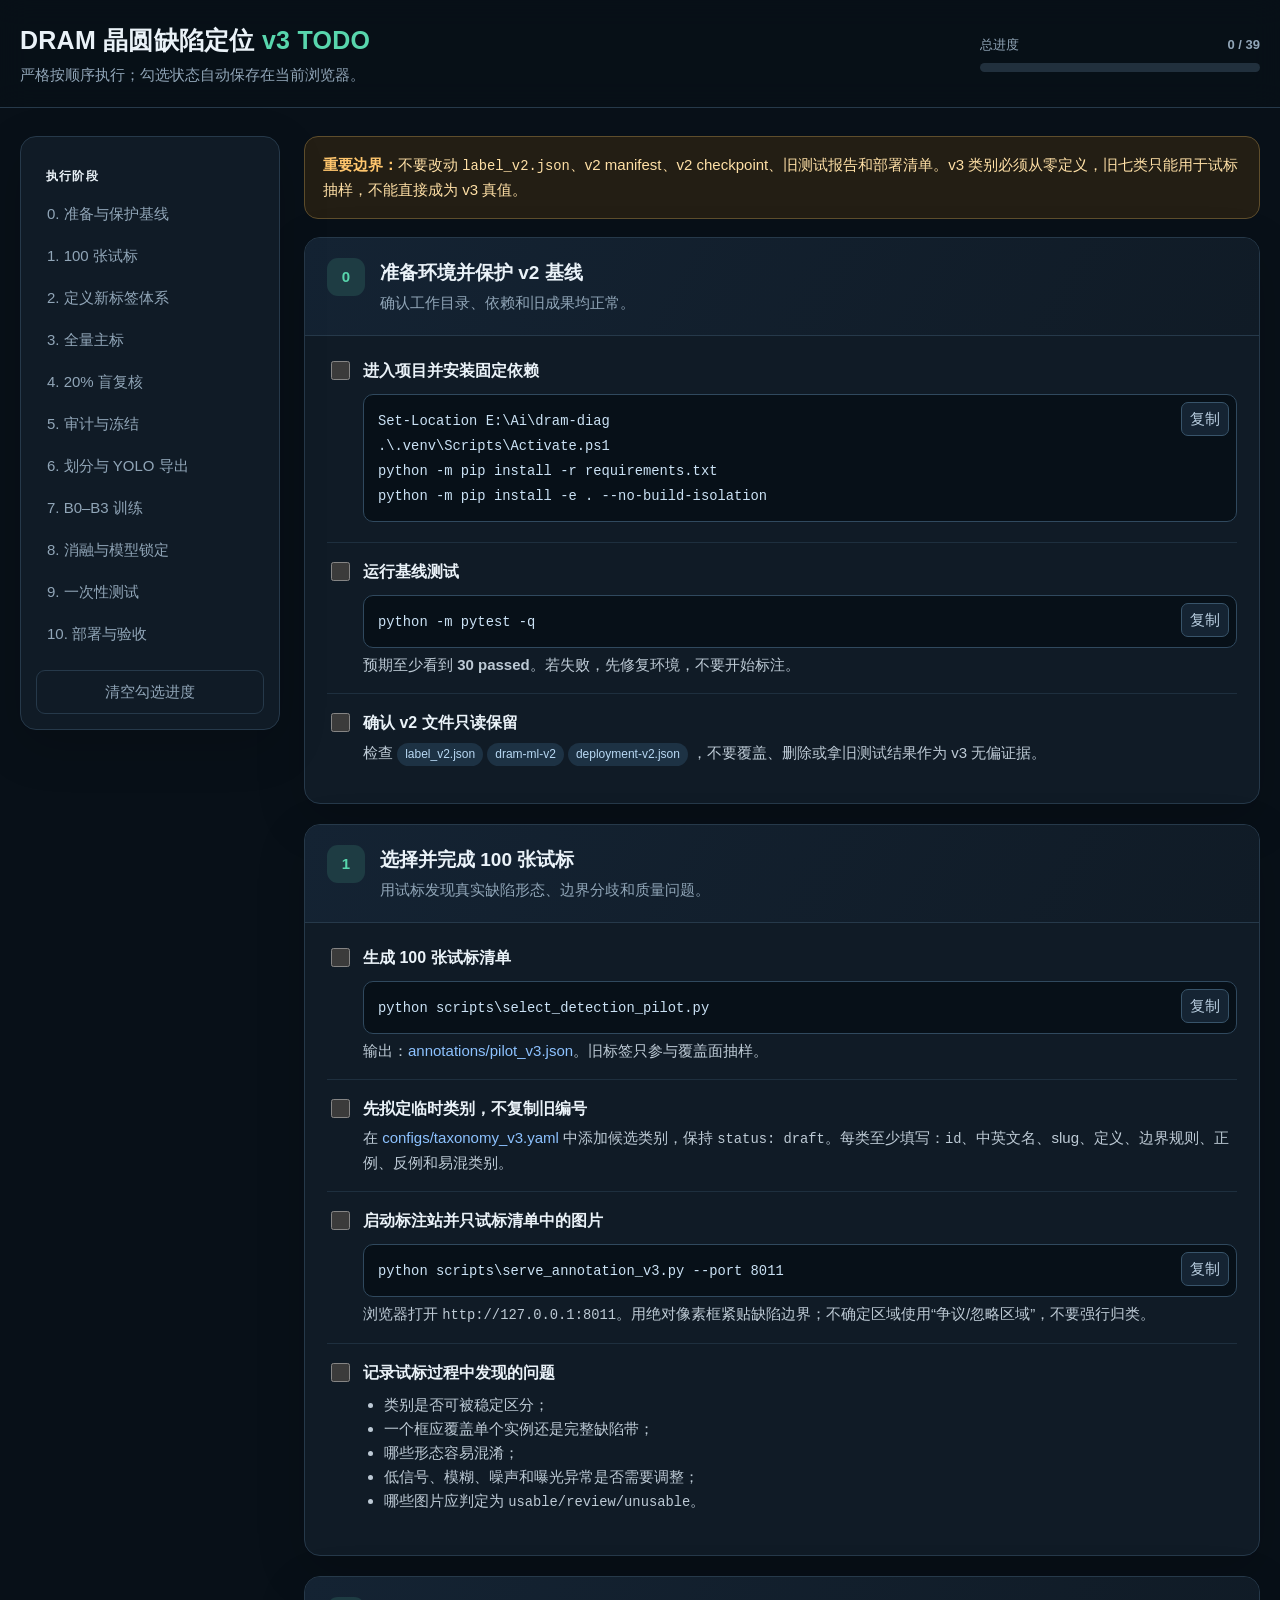
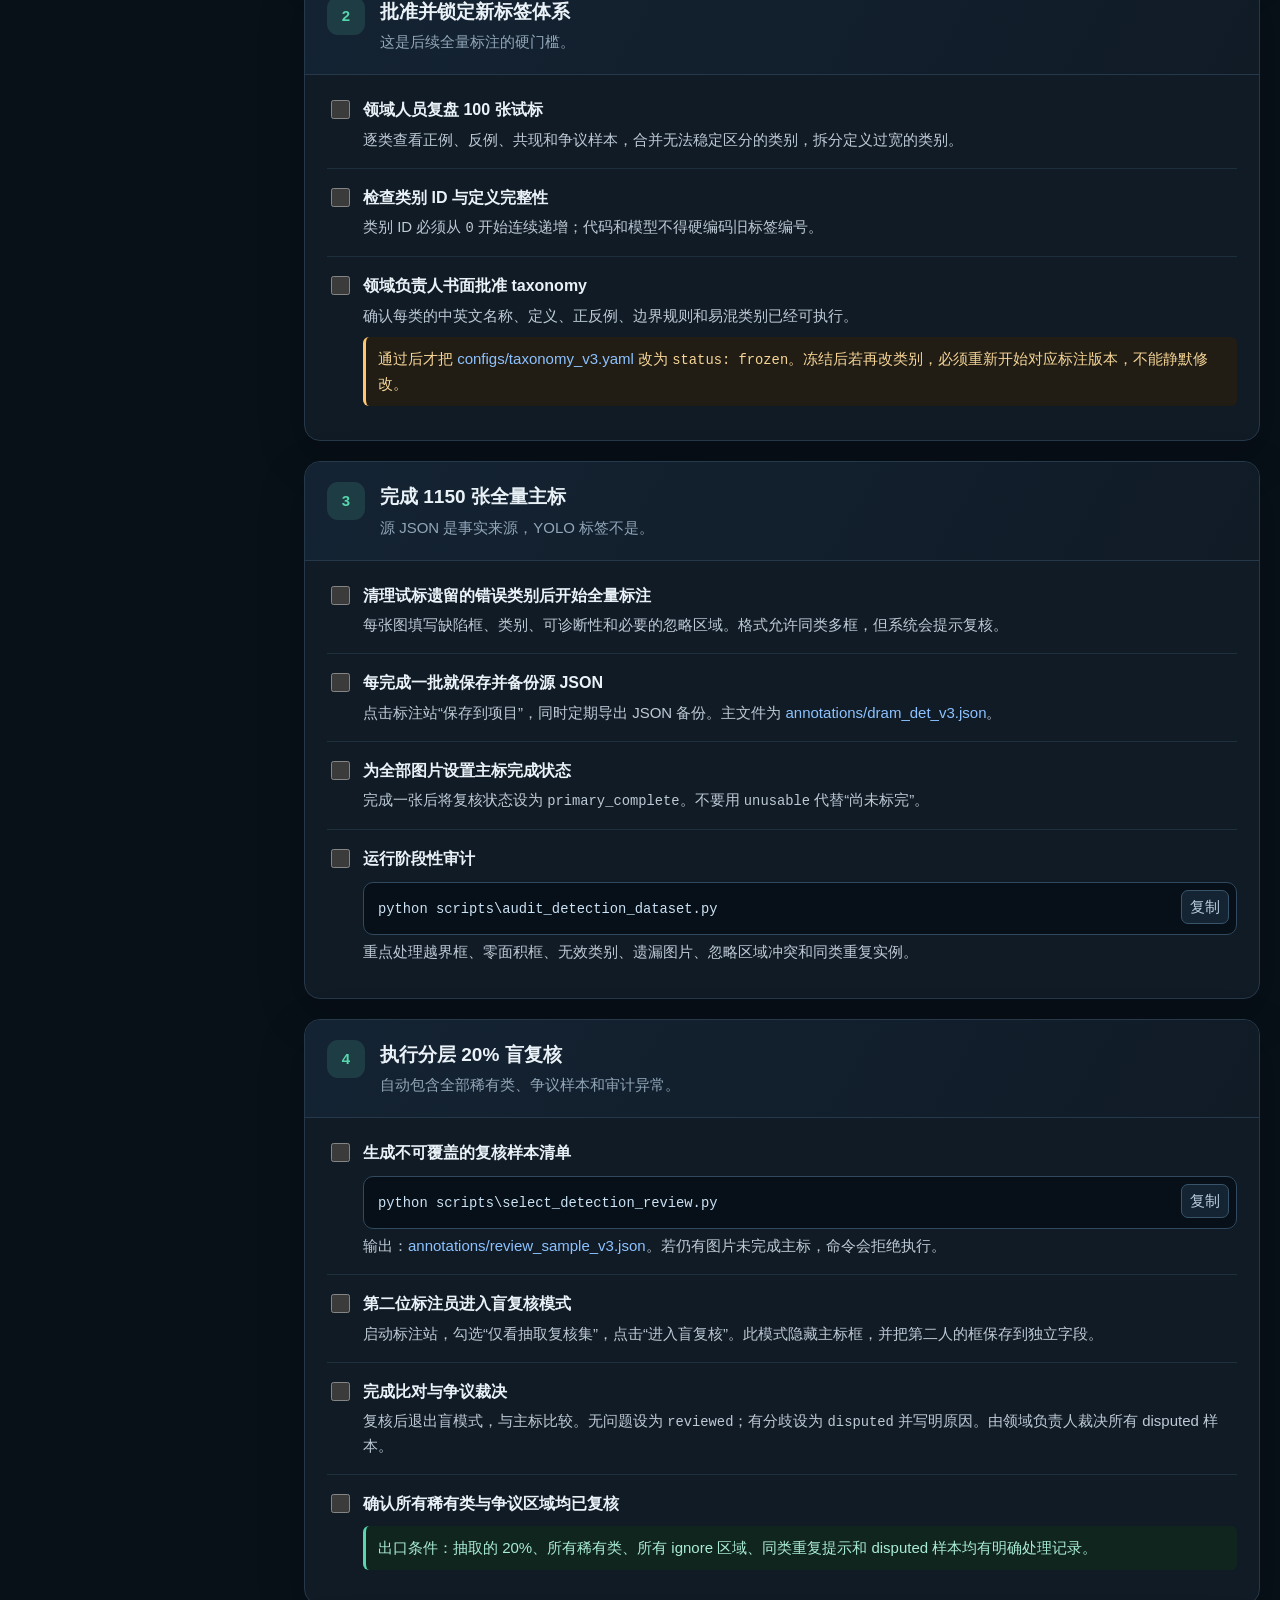
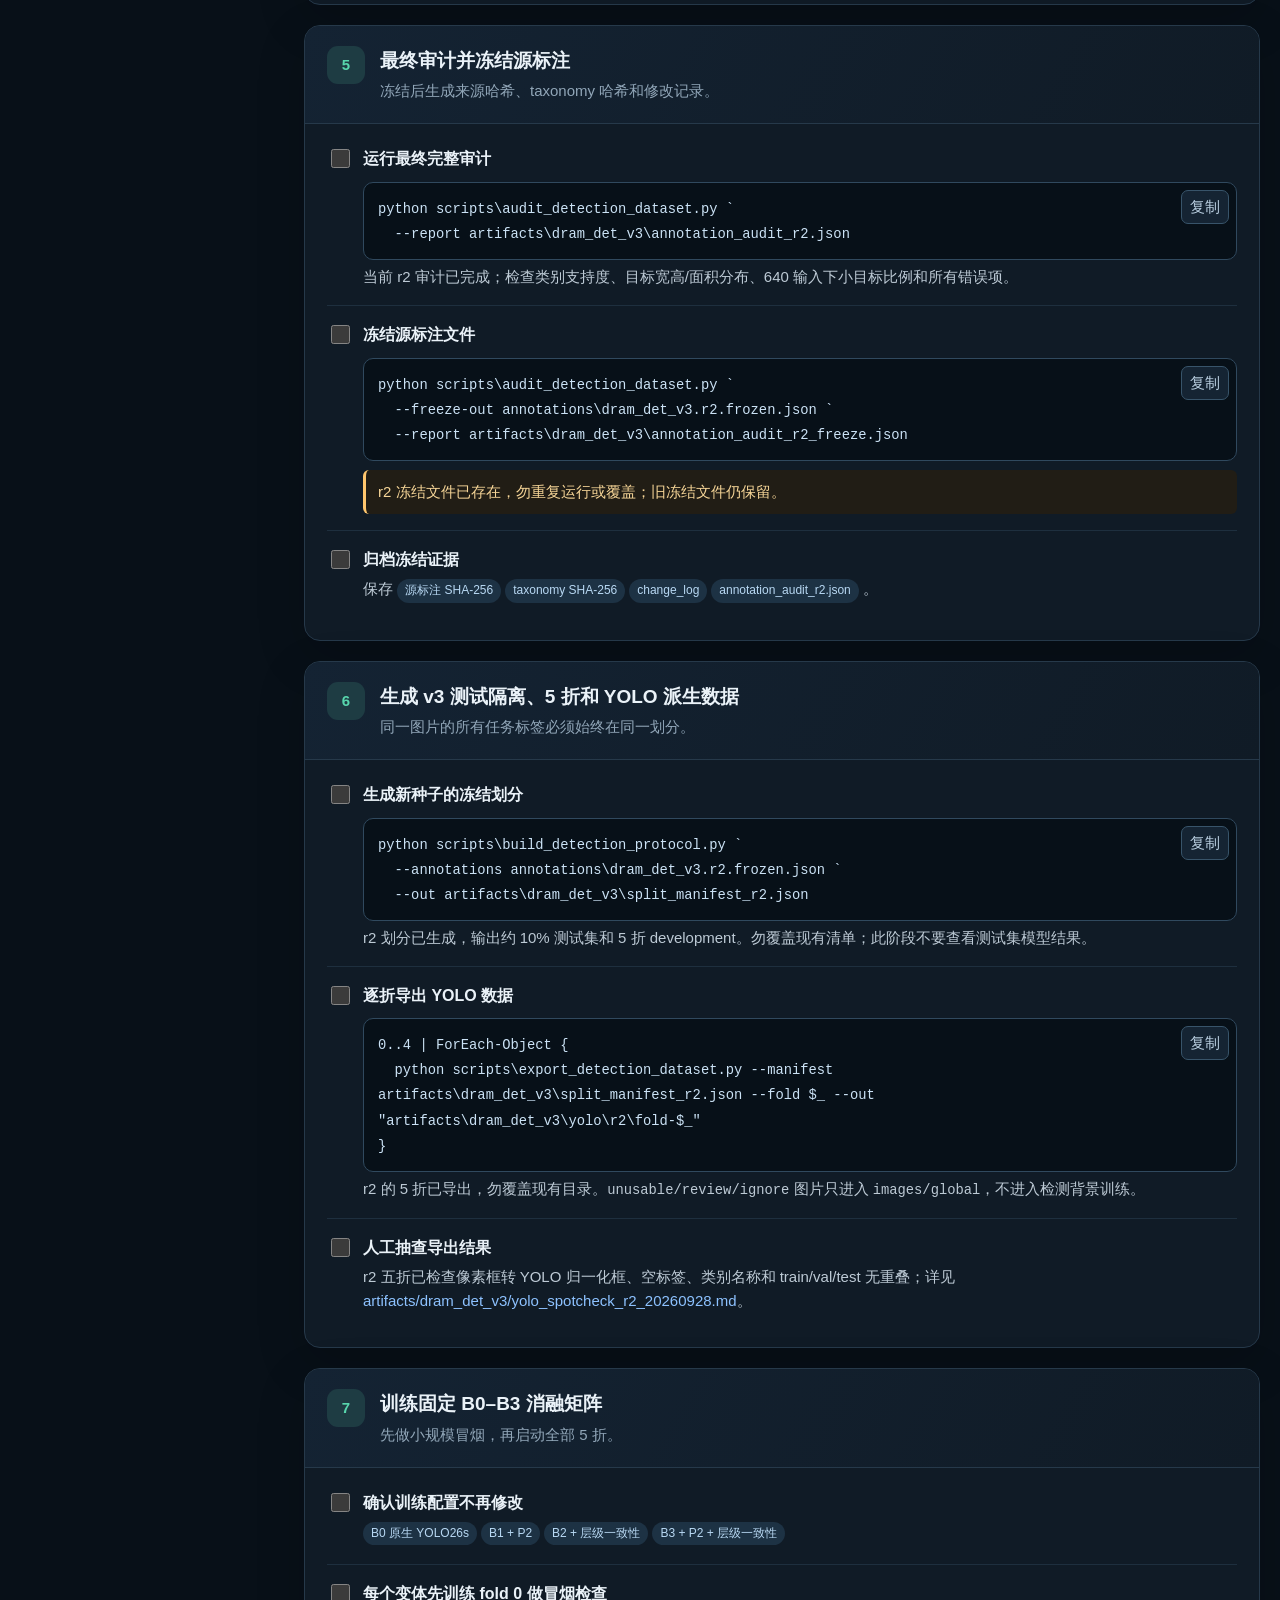
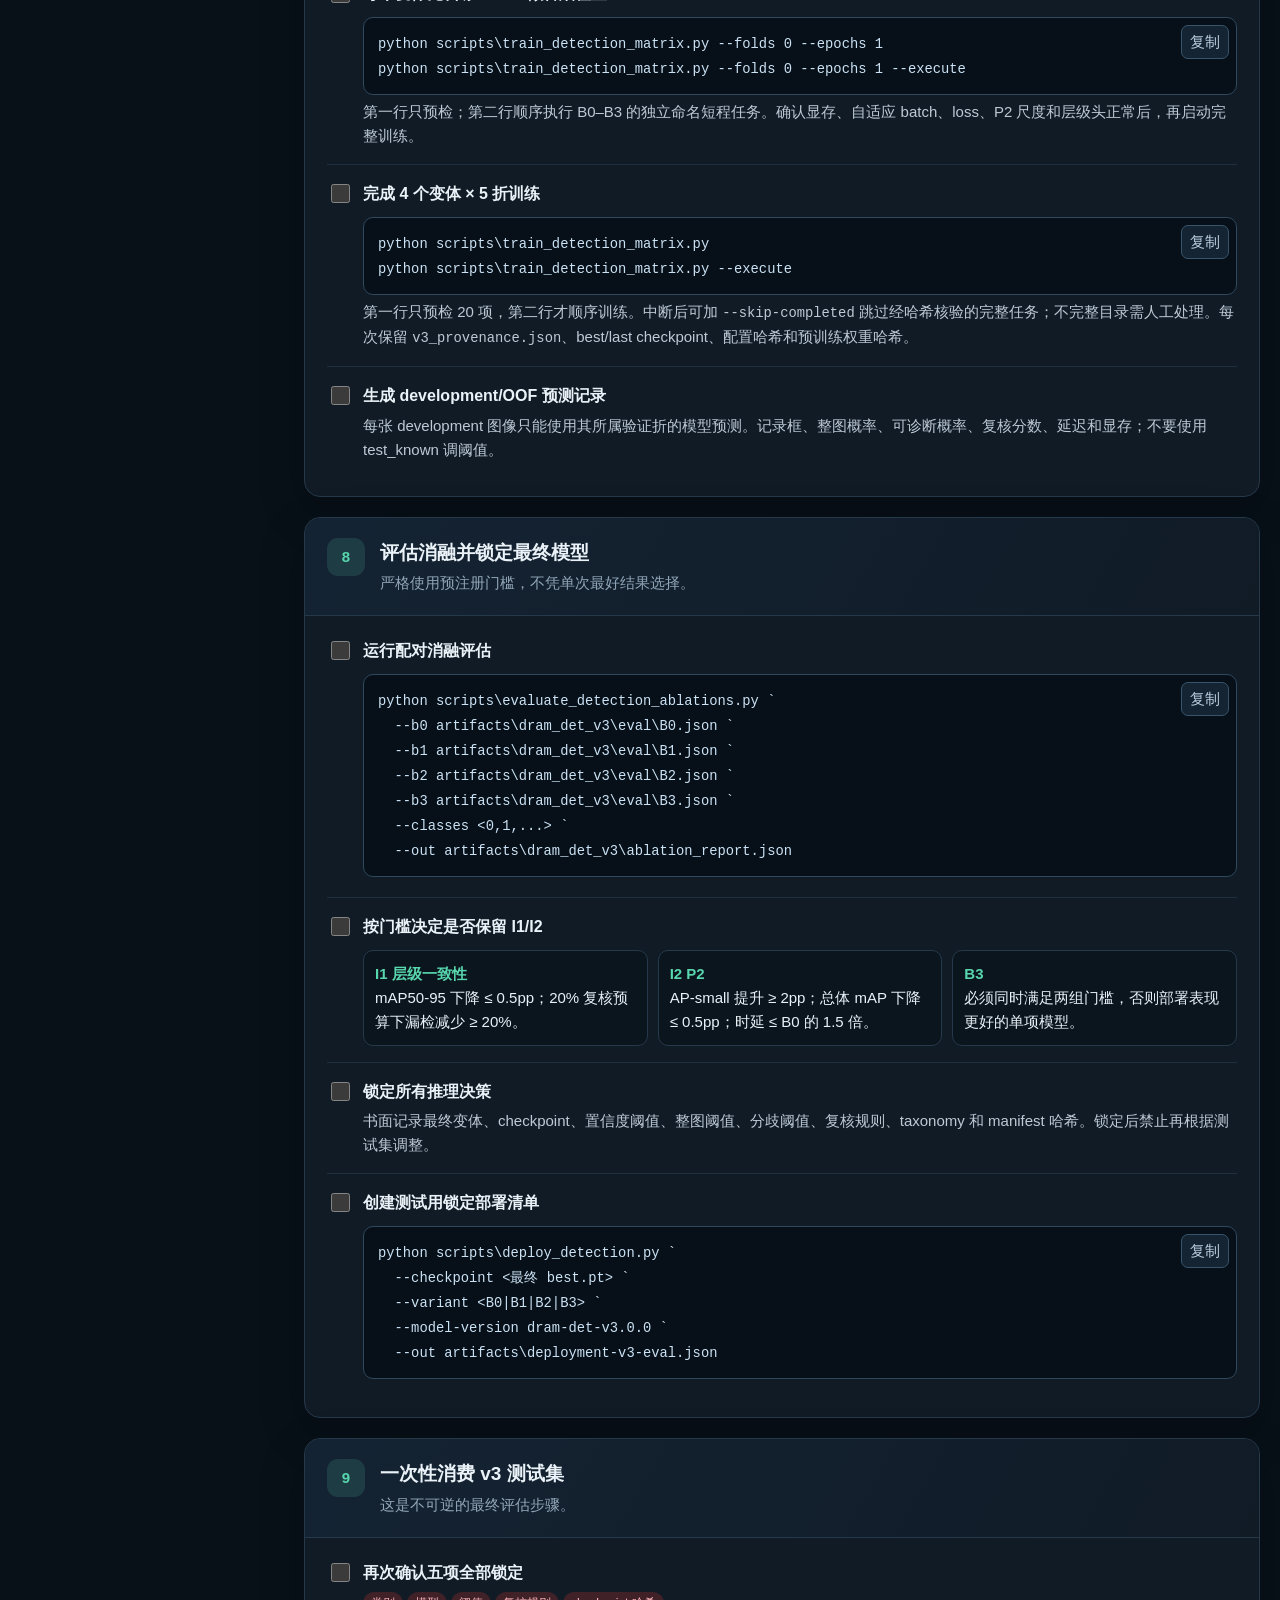
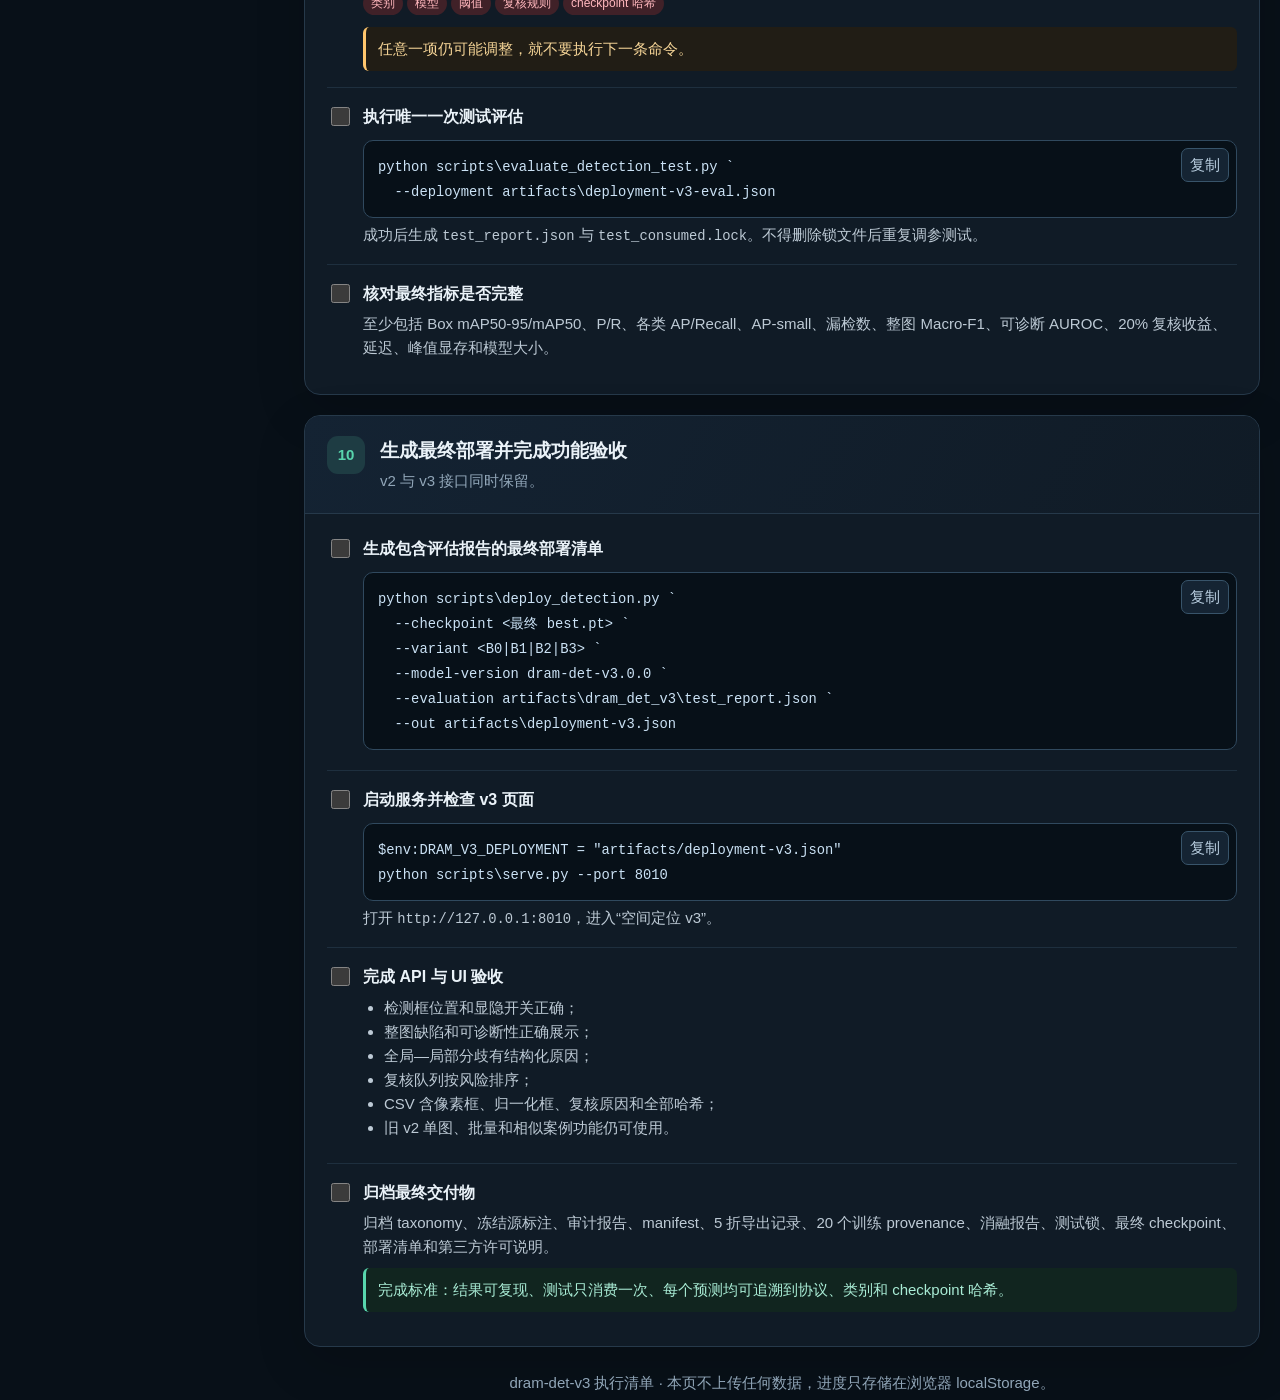
<file: dram_det_v3_todo.html>
<!doctype html>
<html lang="zh-CN">
<head>
  <meta charset="utf-8">
  <meta name="viewport" content="width=device-width,initial-scale=1">
  <title>DRAM 晶圆缺陷定位 v3 · 执行清单</title>
  <style>
    :root {
      color-scheme: dark;
      --bg:#081018; --panel:#101b26; --panel-2:#142333; --line:#26394a;
      --text:#eaf2f8; --muted:#91a6b8; --accent:#58d6ad; --blue:#65a9ff;
      --warn:#ffc66d; --danger:#ff7d88; --done:#4dd099;
    }
    * { box-sizing:border-box; }
    body { margin:0; font:15px/1.6 Inter,"Segoe UI",sans-serif; background:var(--bg); color:var(--text); }
    button,input { font:inherit; }
    header { position:sticky; top:0; z-index:10; background:rgba(8,16,24,.94); backdrop-filter:blur(14px); border-bottom:1px solid var(--line); }
    .header-inner,.layout { width:min(1240px,calc(100% - 32px)); margin:auto; }
    .header-inner { display:grid; grid-template-columns:1fr auto; align-items:center; gap:24px; padding:20px 0; }
    h1 { margin:0; font-size:25px; letter-spacing:.01em; }
    h1 span { color:var(--accent); }
    .subtitle { margin:3px 0 0; color:var(--muted); }
    .progress-box { min-width:280px; }
    .progress-label { display:flex; justify-content:space-between; color:var(--muted); font-size:13px; }
    .progress { height:9px; margin-top:7px; overflow:hidden; border-radius:99px; background:#21303d; }
    .progress > div { height:100%; width:0; background:linear-gradient(90deg,var(--accent),var(--blue)); transition:width .25s; }
    .layout { display:grid; grid-template-columns:260px minmax(0,1fr); gap:24px; padding:28px 0 70px; }
    nav { position:sticky; top:112px; align-self:start; }
    .nav-card,.card { border:1px solid var(--line); border-radius:16px; background:var(--panel); box-shadow:0 16px 50px rgba(0,0,0,.16); }
    .nav-card { padding:15px; }
    nav a { display:block; padding:9px 11px; color:var(--muted); text-decoration:none; border-radius:9px; }
    nav a:hover { color:var(--text); background:var(--panel-2); }
    nav strong { display:block; margin:15px 10px 7px; color:var(--text); font-size:12px; text-transform:uppercase; letter-spacing:.1em; }
    .reset { width:100%; margin-top:15px; padding:9px; border:1px solid var(--line); border-radius:9px; color:var(--muted); background:transparent; cursor:pointer; }
    main { min-width:0; }
    .notice { padding:16px 18px; margin-bottom:18px; border:1px solid #5f4e2c; border-radius:14px; background:#231e14; color:#ffe0a6; }
    .notice strong { color:var(--warn); }
    .card { margin-bottom:20px; overflow:hidden; scroll-margin-top:115px; }
    .phase-head { display:flex; align-items:flex-start; gap:15px; padding:20px 22px; border-bottom:1px solid var(--line); background:linear-gradient(120deg,var(--panel-2),var(--panel)); }
    .phase-no { display:grid; place-items:center; flex:0 0 38px; height:38px; border-radius:11px; background:#1e3c43; color:var(--accent); font-weight:800; }
    h2 { margin:0; font-size:19px; }
    .phase-head p { margin:3px 0 0; color:var(--muted); }
    .tasks { padding:6px 22px 18px; }
    .task { display:grid; grid-template-columns:24px 1fr; gap:12px; padding:16px 0; border-bottom:1px solid rgba(38,57,74,.68); }
    .task:last-child { border-bottom:0; }
    .task input[type=checkbox] { width:19px; height:19px; margin-top:3px; accent-color:var(--done); cursor:pointer; }
    .task.done .task-title { color:var(--muted); text-decoration:line-through; }
    .task-title { font-weight:700; font-size:16px; }
    .task-body { margin-top:5px; color:#bdcad5; }
    .task-body ul { margin:7px 0; padding-left:21px; }
    .gate { margin:9px 0 0; padding:10px 12px; border-left:3px solid var(--warn); border-radius:6px; background:#211d15; color:#f6d597; }
    .success { border-color:var(--accent); background:#11251f; color:#a9ecd5; }
    code { font-family:"Cascadia Code",Consolas,monospace; font-size:.92em; }
    .command { position:relative; margin:10px 0 4px; padding:13px 52px 13px 14px; overflow:auto; border:1px solid #30495e; border-radius:10px; background:#071018; color:#cbe2f5; white-space:pre-wrap; }
    .copy { position:absolute; right:7px; top:7px; border:1px solid #38546a; border-radius:7px; padding:4px 8px; color:#b9cee0; background:#152433; cursor:pointer; }
    .copy:hover { color:white; border-color:var(--blue); }
    .path { color:#8dc2ff; }
    .tag { display:inline-block; padding:2px 8px; margin:0 4px 3px 0; border-radius:99px; background:#1d3244; color:#b8d8f3; font-size:12px; }
    .danger-tag { background:#402128; color:#ffb7bd; }
    .decision { display:grid; grid-template-columns:repeat(3,1fr); gap:10px; margin-top:10px; }
    .decision div { padding:11px; border:1px solid var(--line); border-radius:10px; background:#0b151e; }
    .decision strong { color:var(--accent); display:block; }
    footer { margin-top:24px; color:var(--muted); text-align:center; }
    @media(max-width:850px){ .layout{grid-template-columns:1fr}.header-inner{grid-template-columns:1fr}.progress-box{min-width:0}nav{position:static}.decision{grid-template-columns:1fr} }
  </style>
</head>
<body>
<header>
  <div class="header-inner">
    <div><h1>DRAM 晶圆缺陷定位 <span>v3 TODO</span></h1><p class="subtitle">严格按顺序执行；勾选状态自动保存在当前浏览器。</p></div>
    <div class="progress-box"><div class="progress-label"><span>总进度</span><strong id="progress-text">0 / 0</strong></div><div class="progress"><div id="progress-bar"></div></div></div>
  </div>
</header>

<div class="layout">
  <nav>
    <div class="nav-card">
      <strong>执行阶段</strong>
      <a href="#phase-0">0. 准备与保护基线</a>
      <a href="#phase-1">1. 100 张试标</a>
      <a href="#phase-2">2. 定义新标签体系</a>
      <a href="#phase-3">3. 全量主标</a>
      <a href="#phase-4">4. 20% 盲复核</a>
      <a href="#phase-5">5. 审计与冻结</a>
      <a href="#phase-6">6. 划分与 YOLO 导出</a>
      <a href="#phase-7">7. B0–B3 训练</a>
      <a href="#phase-8">8. 消融与模型锁定</a>
      <a href="#phase-9">9. 一次性测试</a>
      <a href="#phase-10">10. 部署与验收</a>
      <button class="reset" id="reset">清空勾选进度</button>
    </div>
  </nav>

  <main>
    <div class="notice"><strong>重要边界：</strong>不要改动 <code>label_v2.json</code>、v2 manifest、v2 checkpoint、旧测试报告和部署清单。v3 类别必须从零定义，旧七类只能用于试标抽样，不能直接成为 v3 真值。</div>

    <section class="card" id="phase-0">
      <div class="phase-head"><div class="phase-no">0</div><div><h2>准备环境并保护 v2 基线</h2><p>确认工作目录、依赖和旧成果均正常。</p></div></div>
      <div class="tasks">
        <label class="task"><input type="checkbox"><div><div class="task-title">进入项目并安装固定依赖</div><div class="command"><code>Set-Location E:\Ai\dram-diag
.\.venv\Scripts\Activate.ps1
python -m pip install -r requirements.txt
python -m pip install -e . --no-build-isolation</code><button class="copy">复制</button></div></div></label>
        <label class="task"><input type="checkbox"><div><div class="task-title">运行基线测试</div><div class="command"><code>python -m pytest -q</code><button class="copy">复制</button></div><div class="task-body">预期至少看到 <strong>30 passed</strong>。若失败，先修复环境，不要开始标注。</div></div></label>
        <label class="task"><input type="checkbox"><div><div class="task-title">确认 v2 文件只读保留</div><div class="task-body">检查 <span class="tag">label_v2.json</span><span class="tag">dram-ml-v2</span><span class="tag">deployment-v2.json</span>，不要覆盖、删除或拿旧测试结果作为 v3 无偏证据。</div></div></label>
      </div>
    </section>

    <section class="card" id="phase-1">
      <div class="phase-head"><div class="phase-no">1</div><div><h2>选择并完成 100 张试标</h2><p>用试标发现真实缺陷形态、边界分歧和质量问题。</p></div></div>
      <div class="tasks">
        <label class="task"><input type="checkbox"><div><div class="task-title">生成 100 张试标清单</div><div class="command"><code>python scripts\select_detection_pilot.py</code><button class="copy">复制</button></div><div class="task-body">输出：<span class="path">annotations/pilot_v3.json</span>。旧标签只参与覆盖面抽样。</div></div></label>
        <label class="task"><input type="checkbox"><div><div class="task-title">先拟定临时类别，不复制旧编号</div><div class="task-body">在 <span class="path">configs/taxonomy_v3.yaml</span> 中添加候选类别，保持 <code>status: draft</code>。每类至少填写：<code>id</code>、中英文名、slug、定义、边界规则、正例、反例和易混类别。</div></div></label>
        <label class="task"><input type="checkbox"><div><div class="task-title">启动标注站并只试标清单中的图片</div><div class="command"><code>python scripts\serve_annotation_v3.py --port 8011</code><button class="copy">复制</button></div><div class="task-body">浏览器打开 <code>http://127.0.0.1:8011</code>。用绝对像素框紧贴缺陷边界；不确定区域使用“争议/忽略区域”，不要强行归类。</div></div></label>
        <label class="task"><input type="checkbox"><div><div class="task-title">记录试标过程中发现的问题</div><div class="task-body"><ul><li>类别是否可被稳定区分；</li><li>一个框应覆盖单个实例还是完整缺陷带；</li><li>哪些形态容易混淆；</li><li>低信号、模糊、噪声和曝光异常是否需要调整；</li><li>哪些图片应判定为 <code>usable/review/unusable</code>。</li></ul></div></div></label>
      </div>
    </section>

    <section class="card" id="phase-2">
      <div class="phase-head"><div class="phase-no">2</div><div><h2>批准并锁定新标签体系</h2><p>这是后续全量标注的硬门槛。</p></div></div>
      <div class="tasks">
        <label class="task"><input type="checkbox"><div><div class="task-title">领域人员复盘 100 张试标</div><div class="task-body">逐类查看正例、反例、共现和争议样本，合并无法稳定区分的类别，拆分定义过宽的类别。</div></div></label>
        <label class="task"><input type="checkbox"><div><div class="task-title">检查类别 ID 与定义完整性</div><div class="task-body">类别 ID 必须从 <code>0</code> 开始连续递增；代码和模型不得硬编码旧标签编号。</div></div></label>
        <label class="task"><input type="checkbox"><div><div class="task-title">领域负责人书面批准 taxonomy</div><div class="task-body">确认每类的中英文名称、定义、正反例、边界规则和易混类别已经可执行。</div><div class="gate">通过后才把 <span class="path">configs/taxonomy_v3.yaml</span> 改为 <code>status: frozen</code>。冻结后若再改类别，必须重新开始对应标注版本，不能静默修改。</div></div></label>
      </div>
    </section>

    <section class="card" id="phase-3">
      <div class="phase-head"><div class="phase-no">3</div><div><h2>完成 1150 张全量主标</h2><p>源 JSON 是事实来源，YOLO 标签不是。</p></div></div>
      <div class="tasks">
        <label class="task"><input type="checkbox"><div><div class="task-title">清理试标遗留的错误类别后开始全量标注</div><div class="task-body">每张图填写缺陷框、类别、可诊断性和必要的忽略区域。格式允许同类多框，但系统会提示复核。</div></div></label>
        <label class="task"><input type="checkbox"><div><div class="task-title">每完成一批就保存并备份源 JSON</div><div class="task-body">点击标注站“保存到项目”，同时定期导出 JSON 备份。主文件为 <span class="path">annotations/dram_det_v3.json</span>。</div></div></label>
        <label class="task"><input type="checkbox"><div><div class="task-title">为全部图片设置主标完成状态</div><div class="task-body">完成一张后将复核状态设为 <code>primary_complete</code>。不要用 <code>unusable</code> 代替“尚未标完”。</div></div></label>
        <label class="task"><input type="checkbox"><div><div class="task-title">运行阶段性审计</div><div class="command"><code>python scripts\audit_detection_dataset.py</code><button class="copy">复制</button></div><div class="task-body">重点处理越界框、零面积框、无效类别、遗漏图片、忽略区域冲突和同类重复实例。</div></div></label>
      </div>
    </section>

    <section class="card" id="phase-4">
      <div class="phase-head"><div class="phase-no">4</div><div><h2>执行分层 20% 盲复核</h2><p>自动包含全部稀有类、争议样本和审计异常。</p></div></div>
      <div class="tasks">
        <label class="task"><input type="checkbox"><div><div class="task-title">生成不可覆盖的复核样本清单</div><div class="command"><code>python scripts\select_detection_review.py</code><button class="copy">复制</button></div><div class="task-body">输出：<span class="path">annotations/review_sample_v3.json</span>。若仍有图片未完成主标，命令会拒绝执行。</div></div></label>
        <label class="task"><input type="checkbox"><div><div class="task-title">第二位标注员进入盲复核模式</div><div class="task-body">启动标注站，勾选“仅看抽取复核集”，点击“进入盲复核”。此模式隐藏主标框，并把第二人的框保存到独立字段。</div></div></label>
        <label class="task"><input type="checkbox"><div><div class="task-title">完成比对与争议裁决</div><div class="task-body">复核后退出盲模式，与主标比较。无问题设为 <code>reviewed</code>；有分歧设为 <code>disputed</code> 并写明原因。由领域负责人裁决所有 disputed 样本。</div></div></label>
        <label class="task"><input type="checkbox"><div><div class="task-title">确认所有稀有类与争议区域均已复核</div><div class="gate success">出口条件：抽取的 20%、所有稀有类、所有 ignore 区域、同类重复提示和 disputed 样本均有明确处理记录。</div></div></label>
      </div>
    </section>

    <section class="card" id="phase-5">
      <div class="phase-head"><div class="phase-no">5</div><div><h2>最终审计并冻结源标注</h2><p>冻结后生成来源哈希、taxonomy 哈希和修改记录。</p></div></div>
      <div class="tasks">
        <label class="task"><input type="checkbox"><div><div class="task-title">运行最终完整审计</div><div class="command"><code>python scripts\audit_detection_dataset.py `
  --report artifacts\dram_det_v3\annotation_audit_r2.json</code><button class="copy">复制</button></div><div class="task-body">当前 r2 审计已完成；检查类别支持度、目标宽高/面积分布、640 输入下小目标比例和所有错误项。</div></div></label>
        <label class="task"><input type="checkbox"><div><div class="task-title">冻结源标注文件</div><div class="command"><code>python scripts\audit_detection_dataset.py `
  --freeze-out annotations\dram_det_v3.r2.frozen.json `
  --report artifacts\dram_det_v3\annotation_audit_r2_freeze.json</code><button class="copy">复制</button></div><div class="gate">r2 冻结文件已存在，勿重复运行或覆盖；旧冻结文件仍保留。</div></div></label>
        <label class="task"><input type="checkbox"><div><div class="task-title">归档冻结证据</div><div class="task-body">保存 <span class="tag">源标注 SHA-256</span><span class="tag">taxonomy SHA-256</span><span class="tag">change_log</span><span class="tag">annotation_audit_r2.json</span>。</div></div></label>
      </div>
    </section>

    <section class="card" id="phase-6">
      <div class="phase-head"><div class="phase-no">6</div><div><h2>生成 v3 测试隔离、5 折和 YOLO 派生数据</h2><p>同一图片的所有任务标签必须始终在同一划分。</p></div></div>
      <div class="tasks">
        <label class="task"><input type="checkbox"><div><div class="task-title">生成新种子的冻结划分</div><div class="command"><code>python scripts\build_detection_protocol.py `
  --annotations annotations\dram_det_v3.r2.frozen.json `
  --out artifacts\dram_det_v3\split_manifest_r2.json</code><button class="copy">复制</button></div><div class="task-body">r2 划分已生成，输出约 10% 测试集和 5 折 development。勿覆盖现有清单；此阶段不要查看测试集模型结果。</div></div></label>
        <label class="task"><input type="checkbox"><div><div class="task-title">逐折导出 YOLO 数据</div><div class="command"><code>0..4 | ForEach-Object {
  python scripts\export_detection_dataset.py --manifest artifacts\dram_det_v3\split_manifest_r2.json --fold $_ --out "artifacts\dram_det_v3\yolo\r2\fold-$_"
}</code><button class="copy">复制</button></div><div class="task-body">r2 的 5 折已导出，勿覆盖现有目录。<code>unusable/review/ignore</code> 图片只进入 <code>images/global</code>，不进入检测背景训练。</div></div></label>
        <label class="task"><input type="checkbox"><div><div class="task-title">人工抽查导出结果</div><div class="task-body">r2 五折已检查像素框转 YOLO 归一化框、空标签、类别名称和 train/val/test 无重叠；详见 <span class="path">artifacts/dram_det_v3/yolo_spotcheck_r2_20260928.md</span>。</div></div></label>
      </div>
    </section>

    <section class="card" id="phase-7">
      <div class="phase-head"><div class="phase-no">7</div><div><h2>训练固定 B0–B3 消融矩阵</h2><p>先做小规模冒烟，再启动全部 5 折。</p></div></div>
      <div class="tasks">
        <label class="task"><input type="checkbox"><div><div class="task-title">确认训练配置不再修改</div><div class="task-body"><span class="tag">B0 原生 YOLO26s</span><span class="tag">B1 + P2</span><span class="tag">B2 + 层级一致性</span><span class="tag">B3 + P2 + 层级一致性</span></div></div></label>
        <label class="task"><input type="checkbox"><div><div class="task-title">每个变体先训练 fold 0 做冒烟检查</div><div class="command"><code>python scripts\train_detection_matrix.py --folds 0 --epochs 1
python scripts\train_detection_matrix.py --folds 0 --epochs 1 --execute</code><button class="copy">复制</button></div><div class="task-body">第一行只预检；第二行顺序执行 B0–B3 的独立命名短程任务。确认显存、自适应 batch、loss、P2 尺度和层级头正常后，再启动完整训练。</div></div></label>
        <label class="task"><input type="checkbox"><div><div class="task-title">完成 4 个变体 × 5 折训练</div><div class="command"><code>python scripts\train_detection_matrix.py
python scripts\train_detection_matrix.py --execute</code><button class="copy">复制</button></div><div class="task-body">第一行只预检 20 项，第二行才顺序训练。中断后可加 <code>--skip-completed</code> 跳过经哈希核验的完整任务；不完整目录需人工处理。每次保留 <code>v3_provenance.json</code>、best/last checkpoint、配置哈希和预训练权重哈希。</div></div></label>
        <label class="task"><input type="checkbox"><div><div class="task-title">生成 development/OOF 预测记录</div><div class="task-body">每张 development 图像只能使用其所属验证折的模型预测。记录框、整图概率、可诊断概率、复核分数、延迟和显存；不要使用 test_known 调阈值。</div></div></label>
      </div>
    </section>

    <section class="card" id="phase-8">
      <div class="phase-head"><div class="phase-no">8</div><div><h2>评估消融并锁定最终模型</h2><p>严格使用预注册门槛，不凭单次最好结果选择。</p></div></div>
      <div class="tasks">
        <label class="task"><input type="checkbox"><div><div class="task-title">运行配对消融评估</div><div class="command"><code>python scripts\evaluate_detection_ablations.py `
  --b0 artifacts\dram_det_v3\eval\B0.json `
  --b1 artifacts\dram_det_v3\eval\B1.json `
  --b2 artifacts\dram_det_v3\eval\B2.json `
  --b3 artifacts\dram_det_v3\eval\B3.json `
  --classes &lt;0,1,...&gt; `
  --out artifacts\dram_det_v3\ablation_report.json</code><button class="copy">复制</button></div></div></label>
        <label class="task"><input type="checkbox"><div><div class="task-title">按门槛决定是否保留 I1/I2</div><div class="decision"><div><strong>I1 层级一致性</strong>mAP50-95 下降 ≤ 0.5pp；20% 复核预算下漏检减少 ≥ 20%。</div><div><strong>I2 P2</strong>AP-small 提升 ≥ 2pp；总体 mAP 下降 ≤ 0.5pp；时延 ≤ B0 的 1.5 倍。</div><div><strong>B3</strong>必须同时满足两组门槛，否则部署表现更好的单项模型。</div></div></div></label>
        <label class="task"><input type="checkbox"><div><div class="task-title">锁定所有推理决策</div><div class="task-body">书面记录最终变体、checkpoint、置信度阈值、整图阈值、分歧阈值、复核规则、taxonomy 和 manifest 哈希。锁定后禁止再根据测试集调整。</div></div></label>
        <label class="task"><input type="checkbox"><div><div class="task-title">创建测试用锁定部署清单</div><div class="command"><code>python scripts\deploy_detection.py `
  --checkpoint &lt;最终 best.pt&gt; `
  --variant &lt;B0|B1|B2|B3&gt; `
  --model-version dram-det-v3.0.0 `
  --out artifacts\deployment-v3-eval.json</code><button class="copy">复制</button></div></div></label>
      </div>
    </section>

    <section class="card" id="phase-9">
      <div class="phase-head"><div class="phase-no">9</div><div><h2>一次性消费 v3 测试集</h2><p>这是不可逆的最终评估步骤。</p></div></div>
      <div class="tasks">
        <label class="task"><input type="checkbox"><div><div class="task-title">再次确认五项全部锁定</div><div class="task-body"><span class="tag danger-tag">类别</span><span class="tag danger-tag">模型</span><span class="tag danger-tag">阈值</span><span class="tag danger-tag">复核规则</span><span class="tag danger-tag">checkpoint 哈希</span></div><div class="gate">任意一项仍可能调整，就不要执行下一条命令。</div></div></label>
        <label class="task"><input type="checkbox"><div><div class="task-title">执行唯一一次测试评估</div><div class="command"><code>python scripts\evaluate_detection_test.py `
  --deployment artifacts\deployment-v3-eval.json</code><button class="copy">复制</button></div><div class="task-body">成功后生成 <code>test_report.json</code> 与 <code>test_consumed.lock</code>。不得删除锁文件后重复调参测试。</div></div></label>
        <label class="task"><input type="checkbox"><div><div class="task-title">核对最终指标是否完整</div><div class="task-body">至少包括 Box mAP50-95/mAP50、P/R、各类 AP/Recall、AP-small、漏检数、整图 Macro-F1、可诊断 AUROC、20% 复核收益、延迟、峰值显存和模型大小。</div></div></label>
      </div>
    </section>

    <section class="card" id="phase-10">
      <div class="phase-head"><div class="phase-no">10</div><div><h2>生成最终部署并完成功能验收</h2><p>v2 与 v3 接口同时保留。</p></div></div>
      <div class="tasks">
        <label class="task"><input type="checkbox"><div><div class="task-title">生成包含评估报告的最终部署清单</div><div class="command"><code>python scripts\deploy_detection.py `
  --checkpoint &lt;最终 best.pt&gt; `
  --variant &lt;B0|B1|B2|B3&gt; `
  --model-version dram-det-v3.0.0 `
  --evaluation artifacts\dram_det_v3\test_report.json `
  --out artifacts\deployment-v3.json</code><button class="copy">复制</button></div></div></label>
        <label class="task"><input type="checkbox"><div><div class="task-title">启动服务并检查 v3 页面</div><div class="command"><code>$env:DRAM_V3_DEPLOYMENT = "artifacts/deployment-v3.json"
python scripts\serve.py --port 8010</code><button class="copy">复制</button></div><div class="task-body">打开 <code>http://127.0.0.1:8010</code>，进入“空间定位 v3”。</div></div></label>
        <label class="task"><input type="checkbox"><div><div class="task-title">完成 API 与 UI 验收</div><div class="task-body"><ul><li>检测框位置和显隐开关正确；</li><li>整图缺陷和可诊断性正确展示；</li><li>全局—局部分歧有结构化原因；</li><li>复核队列按风险排序；</li><li>CSV 含像素框、归一化框、复核原因和全部哈希；</li><li>旧 v2 单图、批量和相似案例功能仍可使用。</li></ul></div></div></label>
        <label class="task"><input type="checkbox"><div><div class="task-title">归档最终交付物</div><div class="task-body">归档 taxonomy、冻结源标注、审计报告、manifest、5 折导出记录、20 个训练 provenance、消融报告、测试锁、最终 checkpoint、部署清单和第三方许可说明。</div><div class="gate success">完成标准：结果可复现、测试只消费一次、每个预测均可追溯到协议、类别和 checkpoint 哈希。</div></div></label>
      </div>
    </section>

    <footer>dram-det-v3 执行清单 · 本页不上传任何数据，进度只存储在浏览器 localStorage。</footer>
  </main>
</div>

<script>
  const STORAGE_KEY = "dram-det-v3-todo-v1";
  const tasks = [...document.querySelectorAll(".task input[type=checkbox]")];
  function update() {
    const done = tasks.filter(x => x.checked).length;
    document.getElementById("progress-text").textContent = `${done} / ${tasks.length}`;
    document.getElementById("progress-bar").style.width = `${tasks.length ? done / tasks.length * 100 : 0}%`;
    tasks.forEach(x => x.closest(".task").classList.toggle("done", x.checked));
    localStorage.setItem(STORAGE_KEY, JSON.stringify(tasks.map(x => x.checked)));
  }
  try {
    const saved = JSON.parse(localStorage.getItem(STORAGE_KEY) || "[]");
    tasks.forEach((x, i) => x.checked = Boolean(saved[i]));
  } catch (_) {}
  tasks.forEach(x => x.addEventListener("change", update));
  document.querySelectorAll(".copy").forEach(button => button.addEventListener("click", event => {
    event.preventDefault();
    const text = button.parentElement.querySelector("code").textContent;
    navigator.clipboard.writeText(text).then(() => {
      const old = button.textContent; button.textContent = "已复制";
      setTimeout(() => button.textContent = old, 1200);
    });
  }));
  document.getElementById("reset").addEventListener("click", () => {
    if (confirm("确定清空本页全部勾选进度吗？")) { tasks.forEach(x => x.checked = false); update(); }
  });
  update();
</script>
</body>
</html>
</file>
